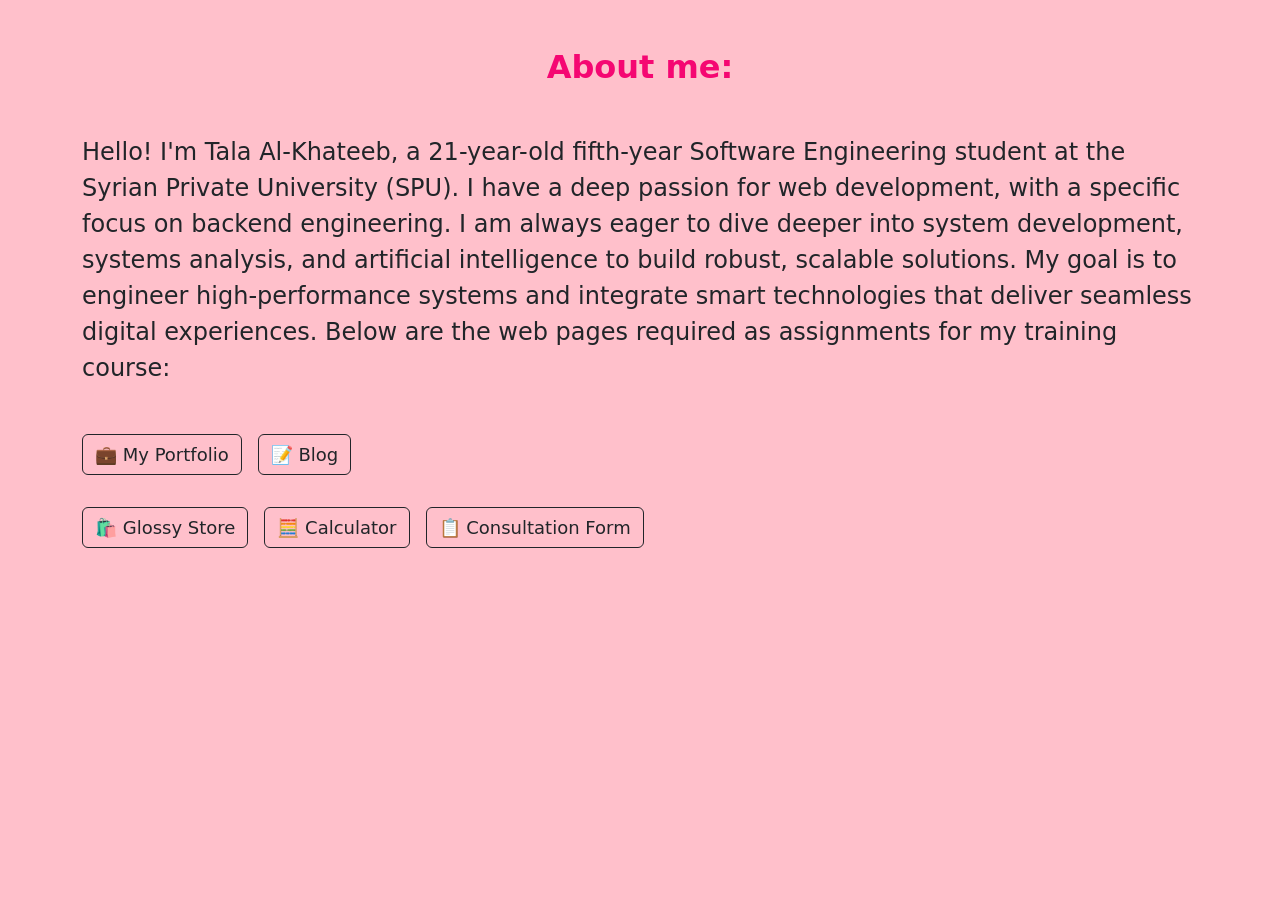
<file: index.html>
<!DOCTYPE html>
<html lang="en">
<head>
    <meta charset="UTF-8">
    <meta name="viewport" content="width=device-width, initial-scale=1.0">
    <title>Home page </title>
    <link href="style.css?v=2" rel="stylesheet">
   <link href="https://cdn.jsdelivr.net/npm/bootstrap@5.3.8/dist/css/bootstrap.min.css" rel="stylesheet" integrity="sha384-sRIl4kxILFvY47J16cr9ZwB07vP4J8+LH7qKQnuqkuIAvNWLzeN8tE5YBujZqJLB" crossorigin="anonymous">
</head>
<body>
<div class="container my-5">
    <h2 class="fw-bold mb-3">About me:</h2>
    
    <p class="lead text-dark my-5 fs-4">
     Hello! I'm Tala Al-Khateeb, a 21-year-old fifth-year Software Engineering student at the Syrian Private University (SPU). I have a deep passion for web development, with a specific focus on backend engineering. I am always eager to dive deeper into system development, systems analysis, and artificial intelligence to build robust, scalable solutions. My goal is to engineer high-performance systems and integrate smart technologies that deliver seamless digital experiences.
 Below are the web pages required as assignments for my training course:
</p>

    <div class="row g-3 justifiy-content-center text-center ">
       
        <div class="col-12 col-sm-6 col-lg-auto">
            <a href="portfolio.html" class="btn btn-outline-dark w-100 text-start">💼 My Portfolio</a>
        </div>
    
        <div class="col-12 col-sm-6 col-lg-auto">
            <a href="blog.html" class="btn btn-outline-dark w-100 text-start">📝 Blog</a>
        </div>
    </div>
     <div class="row g-3 justifiy-content-center text-center my-3 ">
        <div class="col-12 col-sm-6 col-lg-auto">
            <a href="Glossystore.html" class="btn btn-outline-dark w-100 text-start">🛍️ Glossy Store</a>
        </div>

        <div class="col-12 col-sm-6 col-lg-auto">
            <a href="calculator.html" class="btn btn-outline-dark w-100 text-start">🧮 Calculator</a>
        </div>
        
        <div class="col-12 col-sm-6 col-lg-auto">
            <a href="consultationform.html" class="btn btn-outline-dark w-100 text-start">📋 Consultation Form</a>
        </div>
    </div>


    <script src="https://cdn.jsdelivr.net/npm/bootstrap@5.3.8/dist/js/bootstrap.bundle.min.js" integrity="sha384-FKyoEForCGlyvwx9Hj09JcYn3nv7wiPVlz7YYwJrWVcXK/BmnVDxM+D2scQbITxI" crossorigin="anonymous"></script>
</body>

</html>
</file>
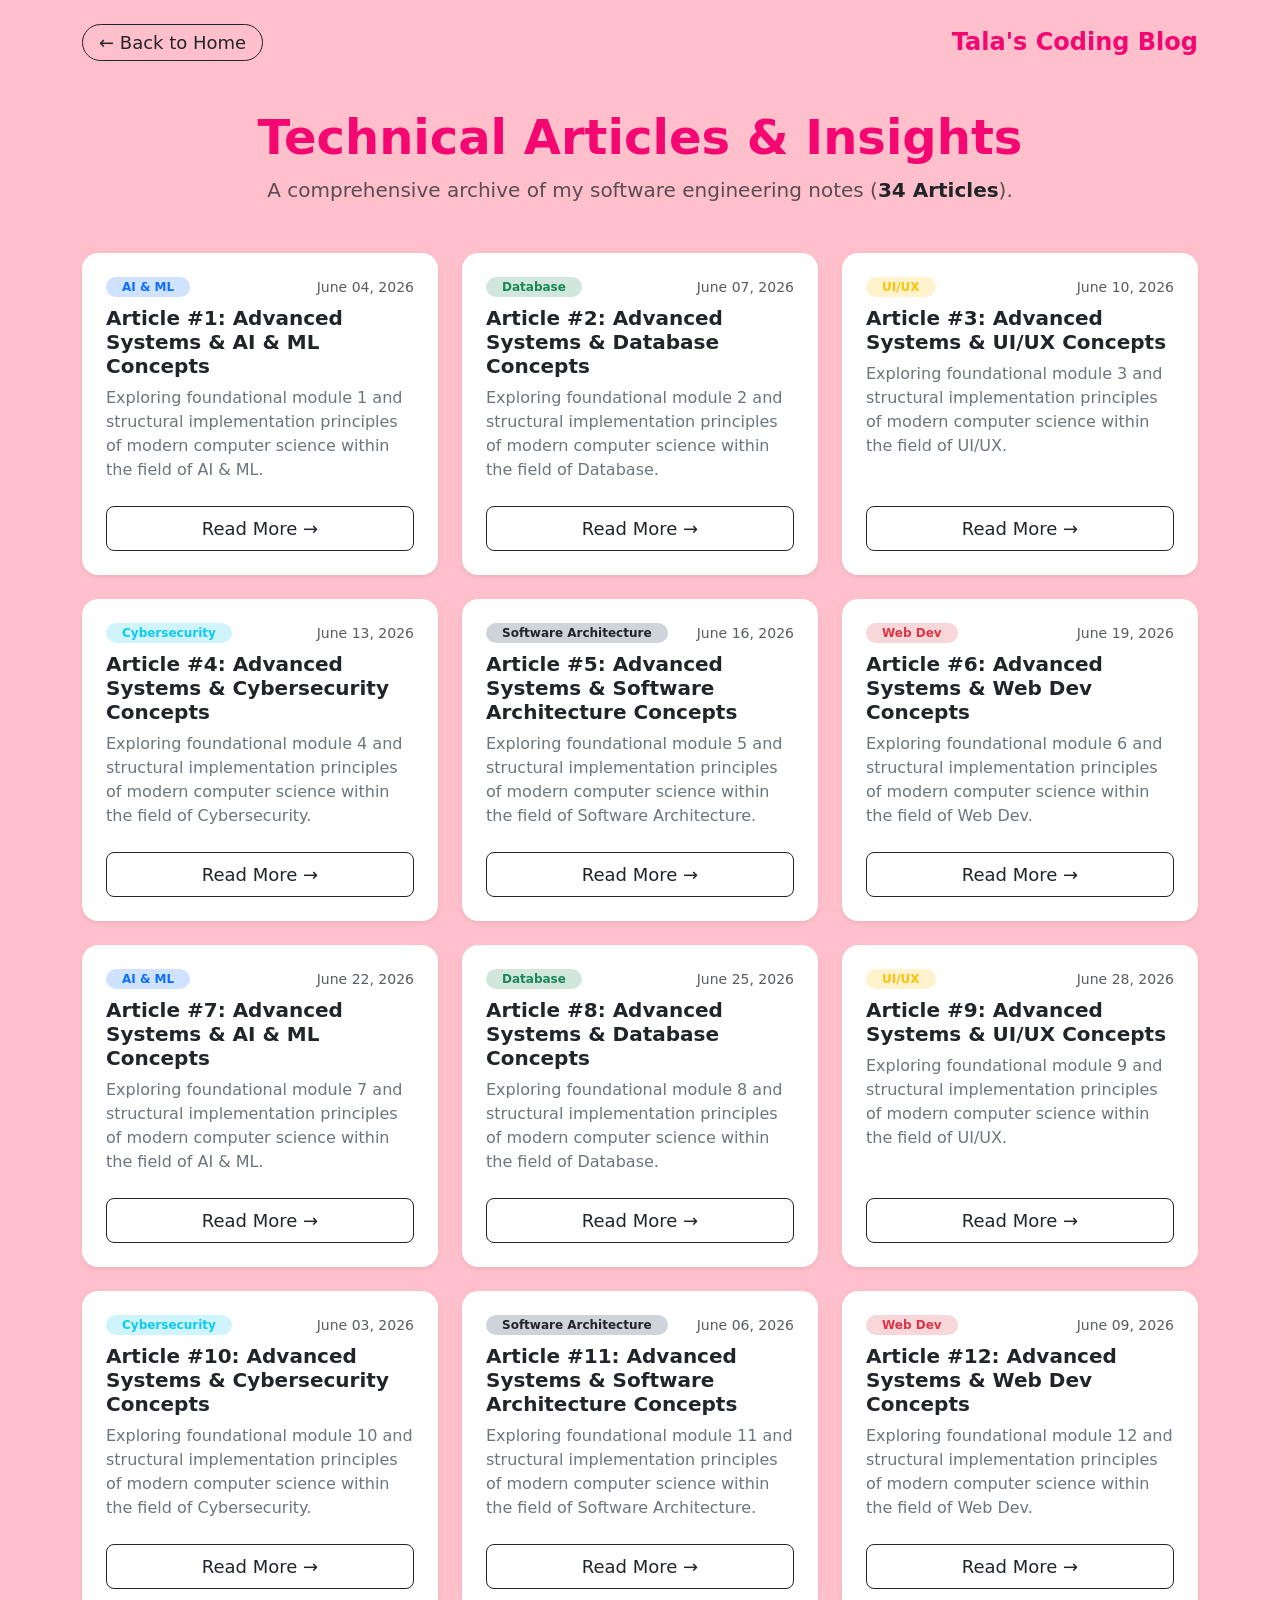
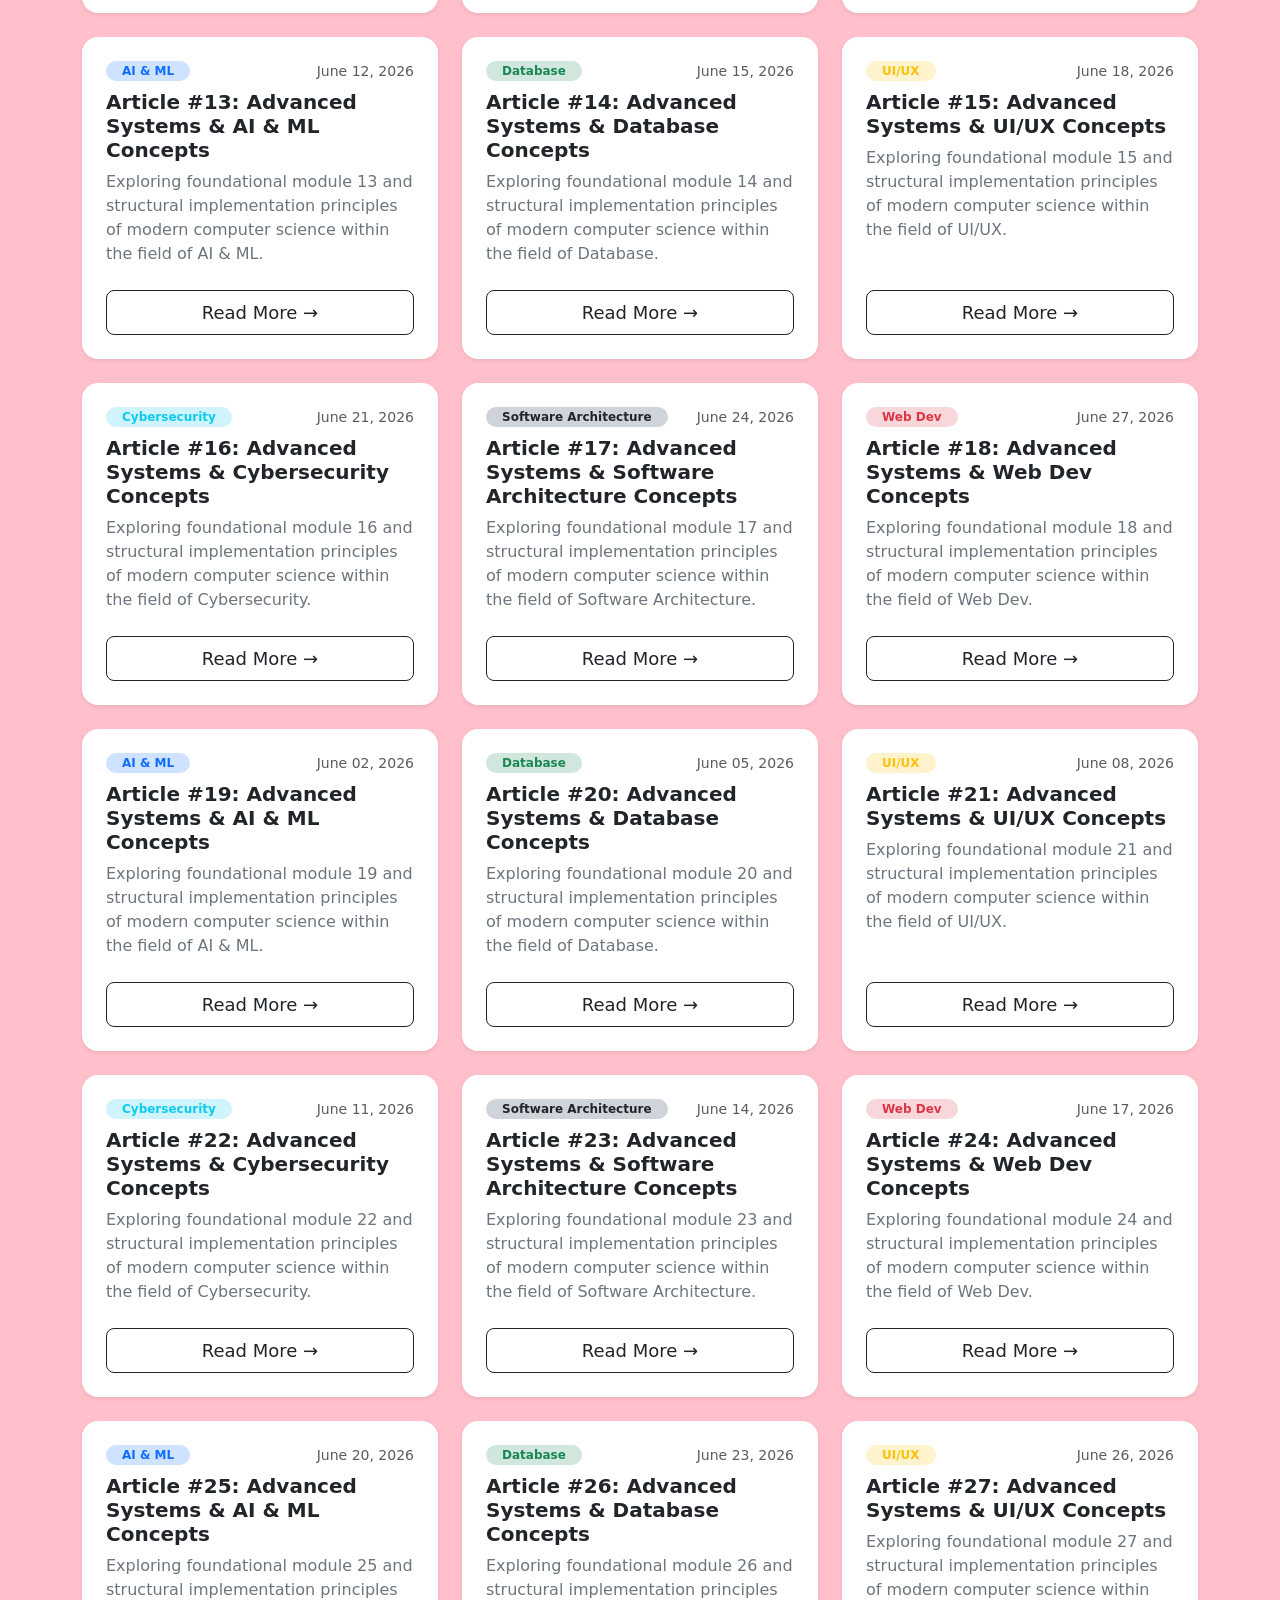
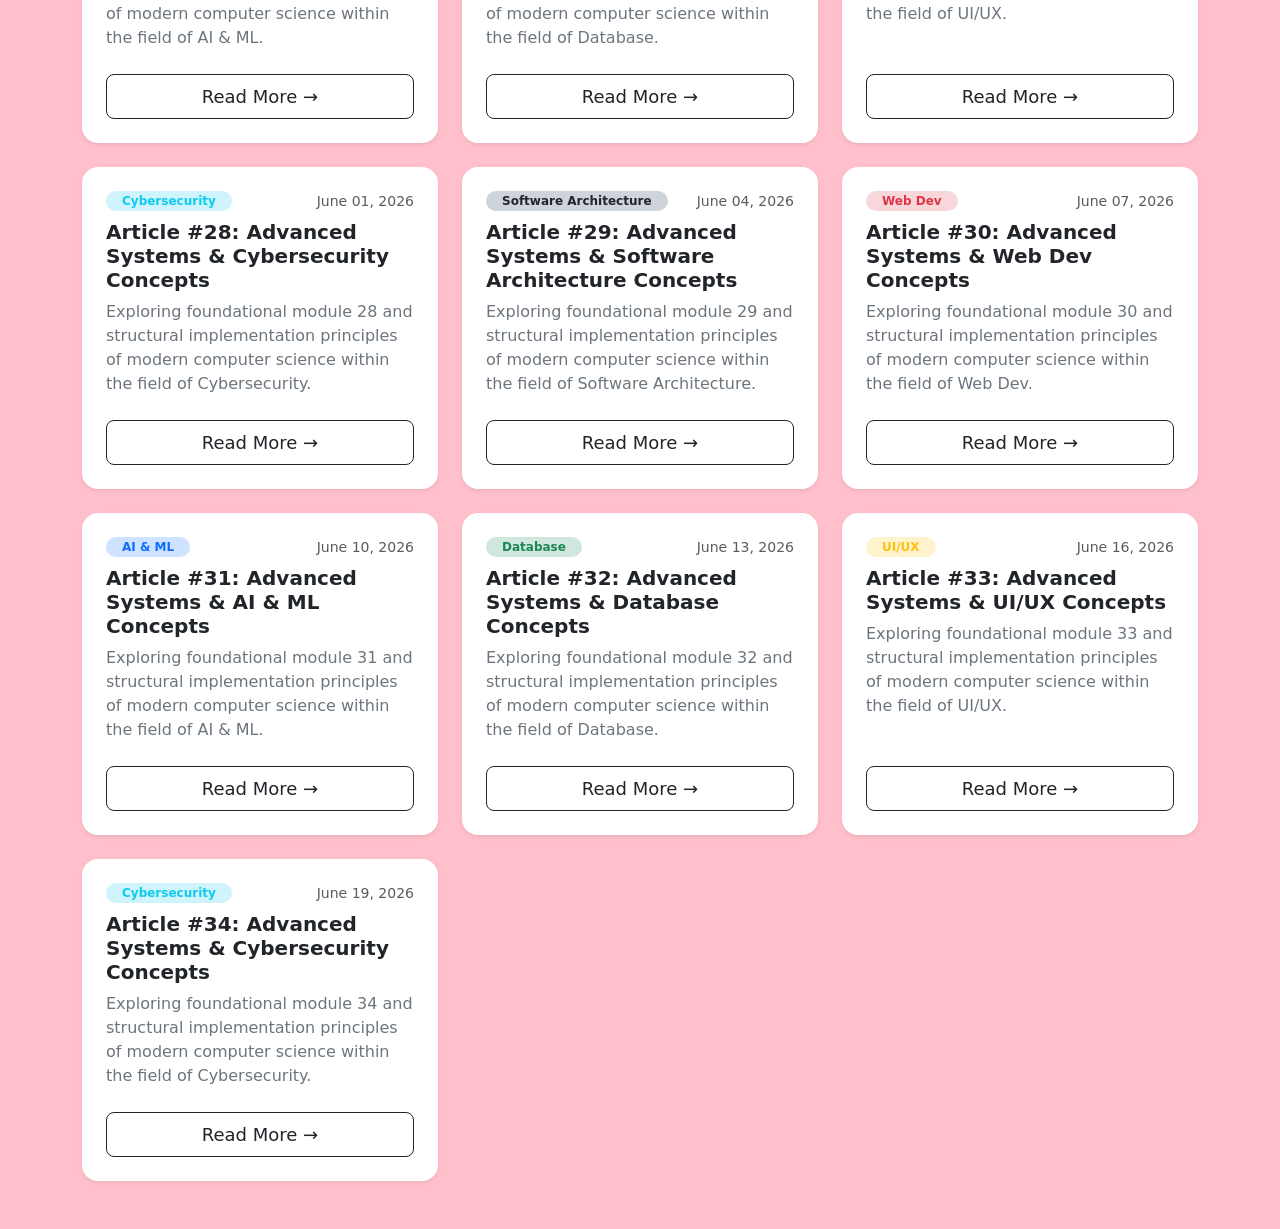
<file: blog.html>
<!DOCTYPE html>
<html lang="en">
<head>
    <meta charset="UTF-8">
    <meta name="viewport" content="width=device-width, initial-scale=1.0">
    <title>Blog</title>
    <link href="style.css" rel="stylesheet">
    <link href="https://cdn.jsdelivr.net/npm/bootstrap@5.3.8/dist/css/bootstrap.min.css" rel="stylesheet" integrity="sha384-sRIl4kxILFvY47J16cr9ZwB07vP4J8+LH7qKQnuqkuIAvNWLzeN8tE5YBujZqJLB" crossorigin="anonymous">

</head>
<body >

    <div class="container my-4 d-flex justify-content-between align-items-center">
        <a href="index.html" class="btn btn-sm btn-outline-dark rounded-pill px-3">← Back to Home</a>
        <h4 class="fw-bold m-0" style="color: rgb(245, 7, 114);">Tala's Coding Blog</h4>
    </div>

    <div class="container mb-5">
        <div class="text-center my-5">
            <h1 class="display-5 fw-bold mb-2 ">Technical Articles & Insights</h1>
            <p class="text-muted lead">A comprehensive archive of my software engineering notes (<span class="fw-bold text-dark">34 Articles</span>).</p>
        </div>

        <div class="row g-4" id="blogContainer">
        </div>
    </div>

    <div class="modal fade" id="blogModal" tabindex="-1" aria-labelledby="blogModalLabel" aria-hidden="true">
        <div class="modal-dialog modal-dialog-centered">
            <div class="modal-content rounded-4 border-0 shadow">
                <div class="modal-header border-0 pt-4 px-4">
                    <h5 class="modal-title fw-bold fs-4 text-dark" id="blogModalTitle">Article Title</h5>
                    <button type="button" class="btn-close" data-bs-dismiss="modal" aria-label="Close"></button>
                </div>
                <div class="modal-body px-4 pb-4">
                    <p id="blogModalContent" class="text-secondary lh-lg fs-6"></p>
                </div>
                <div class="modal-footer border-0 px-4 pb-4">
                    <button type="button" class="btn text-white w-100 rounded-3 py-2" data-bs-dismiss="modal" style="background-color: rgb(245, 7, 114);">Done Reading</button>
                </div>
            </div>
        </div>
    </div>

    <script>
        const categories = ["Web Dev", "AI & ML", "Database", "UI/UX", "Cybersecurity", "Software Architecture"];
        const badgesColors = ["danger", "primary", "success", "warning", "info", "dark"];

        const container = document.getElementById('blogContainer');

        for (let i = 1; i <= 34; i++) {
            const catIndex = i % categories.length;
            const category = categories[catIndex];
            const color = badgesColors[catIndex];
            
            const day = String((i * 3) % 28 + 1).padStart(2, '0');
            const dateStr = `June ${day}, 2026`;
            
            const title = `Article #${i}: Advanced Systems & ${category} Concepts`;
            const shortDesc = `Exploring foundational module ${i} and structural implementation principles of modern computer science within the field of ${category}.`;
            const fullContent = `This is the full comprehensive text for article number ${i} specialized in ${category}. Engineering scalable systems requires core execution cycles, systematic database normalizations, and regular performance analysis. In this detailed review, we deep-dive into how architectural frameworks optimize latency and enhance data verification workflows under continuous integration environments.`;

            const cardHTML = `
                <div class="col-12 col-md-6 col-xl-4">
                    <div class="card h-100 shadow-sm border-0 rounded-4 p-2">
                        <div class="card-body d-flex flex-column justify-content-between">
                            <div>
                                <div class="d-flex justify-content-between align-items-center mb-2">
                                    <span class="badge bg-${color}-subtle text-${color} rounded-pill px-3 fs-7">${category}</span>
                                    <small class="text-muted">${dateStr}</small>
                                </div>
                                <h5 class="card-title fw-bold text-dark mt-2">${title}</h5>
                                <p class="card-text text-secondary fs-7 mt-2">${shortDesc}</p>
                            </div>
                            <button class="btn btn-outline-dark btn-sm w-100 mt-4 rounded-3 py-2 read-more-btn" 
                                    data-title="${title}" 
                                    data-content="${fullContent}">
                                Read More →
                            </button>
                        </div>
                    </div>
                </div>
            `;
            
            container.innerHTML += cardHTML;
        }

        const blogModalElement = document.getElementById('blogModal');
        const bootstrapModal = new bootstrap.Modal(blogModalElement);
        const modalTitle = document.getElementById('blogModalTitle');
        const modalContent = document.getElementById('blogModalContent');

        container.addEventListener('click', function(e) {
            const button = e.target.closest('.read-more-btn');
            if (button) {
                const titleText = button.getAttribute('data-title');
                const contentText = button.getAttribute('data-content');

                modalTitle.innerText = titleText;
                modalContent.innerText = contentText;

                bootstrapModal.show();
            }
        });
    </script>

    <script src="https://cdn.jsdelivr.net/npm/bootstrap@5.3.8/dist/js/bootstrap.bundle.min.js" integrity="sha384-FKyoEForCGlyvwx9Hj09JcYn3nv7wiPVlz7YYwJrWVcXK/BmnVDxM+D2scQbITxI" crossorigin="anonymous"></script>
</body>
</html>
</file>
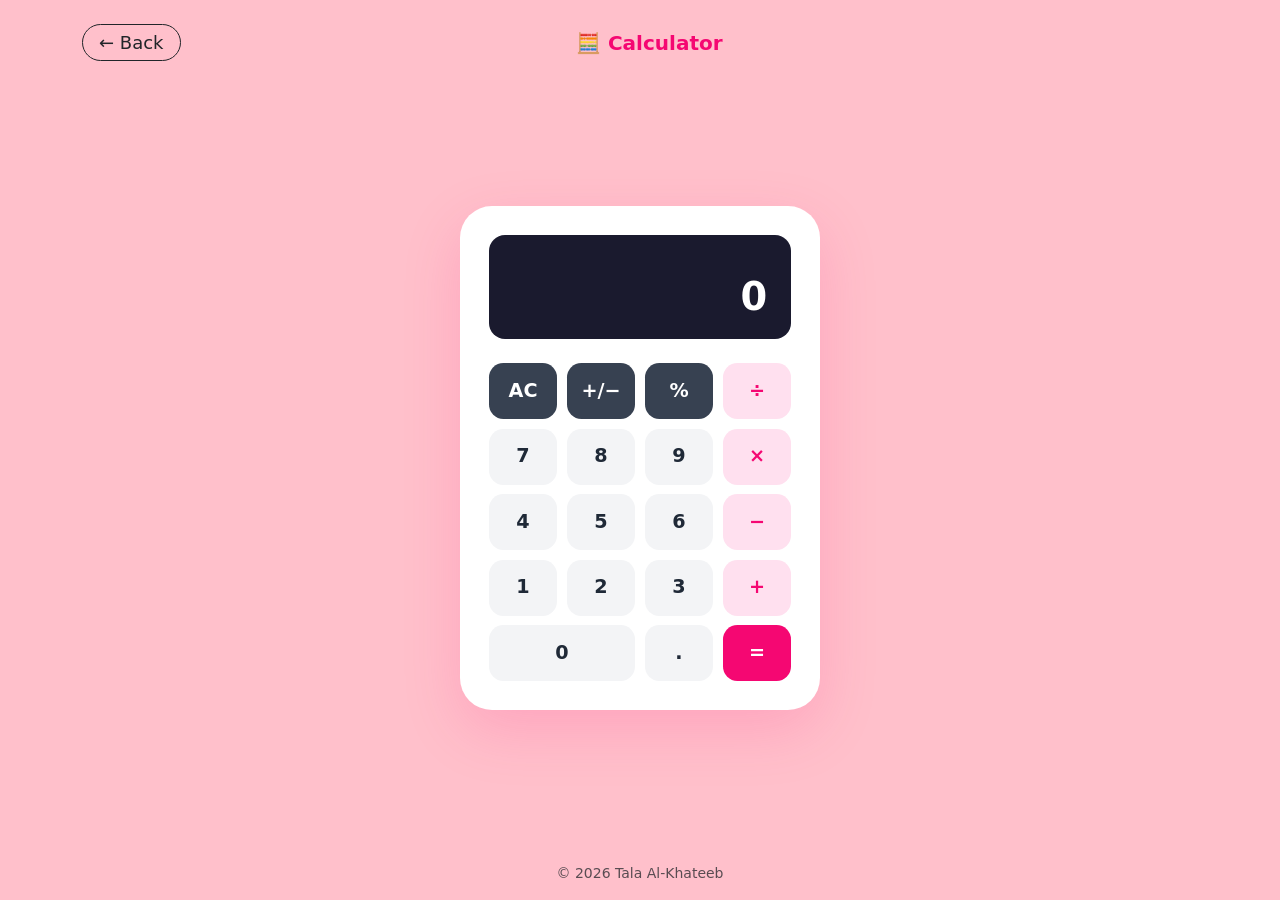
<file: calculator.html>
<!DOCTYPE html>
<html lang="en">
<head>
    <meta charset="UTF-8">
    <meta name="viewport" content="width=device-width, initial-scale=1.0">
    <title>Calculator</title>
    <link href="style.css" rel="stylesheet">
    <link href="https://cdn.jsdelivr.net/npm/bootstrap@5.3.8/dist/css/bootstrap.min.css" rel="stylesheet" integrity="sha384-sRIl4kxILFvY47J16cr9ZwB07vP4J8+LH7qKQnuqkuIAvNWLzeN8tE5YBujZqJLB" crossorigin="anonymous">
    <style>
        body { background-color: #fff5f8; min-height: 100vh; display: flex; flex-direction: column; }
        .calc-wrapper { flex: 1; display: flex; align-items: center; justify-content: center; padding: 2rem 1rem; }
        .calculator { background: white; border-radius: 2rem; box-shadow: 0 20px 60px rgba(245,7,114,0.15); padding: 1.8rem; width: 100%; max-width: 360px; }
        .display { background: #1a1a2e; border-radius: 1rem; padding: 1.2rem 1.5rem; margin-bottom: 1.5rem; min-height: 90px; display: flex; flex-direction: column; align-items: flex-end; justify-content: flex-end; }
        #expression { color: #9ca3af; font-size: 0.85rem; min-height: 20px; word-break: break-all; }
        #display { color: white; font-size: 2.4rem; font-weight: 700; word-break: break-all; line-height: 1.2; }
        .btn-calc { border-radius: 0.9rem; font-size: 1.2rem; font-weight: 600; padding: 0.85rem; border: none; transition: transform 0.1s, box-shadow 0.1s; }
        .btn-calc:active { transform: scale(0.94); }
        .btn-num { background: #f3f4f6; color: #1f2937; }
        .btn-num:hover { background: #e5e7eb; }
        .btn-op { background: #ffe0ef; color: rgb(245,7,114); }
        .btn-op:hover { background: #ffc0d8; }
        .btn-eq { background: rgb(245,7,114); color: white; }
        .btn-eq:hover { background: #c0005a; }
        .btn-clear { background: #374151; color: white; }
        .btn-clear:hover { background: #1f2937; }
        .btn-zero { grid-column: span 2; }
        .calc-grid { display: grid; grid-template-columns: repeat(4, 1fr); gap: 0.6rem; }
    </style>
</head>
<body>

<div class="container pt-4 pb-2">
    <div class="d-flex justify-content-between align-items-center">
        <a href="index.html" class="btn btn-sm btn-outline-dark rounded-pill px-3">← Back</a>
        <h5 class="fw-bold m-0" style="color:rgb(245,7,114)">🧮 Calculator</h5>
        <div style="width:80px"></div>
    </div>
</div>

<main class="calc-wrapper">
    <div class="calculator">
        <div class="display">
            <div id="expression"></div>
            <div id="display">0</div>
        </div>
        <div class="calc-grid">
            <button class="btn-calc btn-clear" id="btnClear">AC</button>
            <button class="btn-calc btn-clear" id="btnToggle">+/−</button>
            <button class="btn-calc btn-clear" id="btnPercent">%</button>
            <button class="btn-calc btn-op" data-op="/">÷</button>

            <button class="btn-calc btn-num" data-num="7">7</button>
            <button class="btn-calc btn-num" data-num="8">8</button>
            <button class="btn-calc btn-num" data-num="9">9</button>
            <button class="btn-calc btn-op" data-op="*">×</button>

            <button class="btn-calc btn-num" data-num="4">4</button>
            <button class="btn-calc btn-num" data-num="5">5</button>
            <button class="btn-calc btn-num" data-num="6">6</button>
            <button class="btn-calc btn-op" data-op="-">−</button>

            <button class="btn-calc btn-num" data-num="1">1</button>
            <button class="btn-calc btn-num" data-num="2">2</button>
            <button class="btn-calc btn-num" data-num="3">3</button>
            <button class="btn-calc btn-op" data-op="+">+</button>

            <button class="btn-calc btn-num btn-zero" data-num="0">0</button>
            <button class="btn-calc btn-num" data-num=".">.</button>
            <button class="btn-calc btn-eq" id="btnEquals">=</button>
        </div>
    </div>
</main>

<footer class="text-center py-3 text-muted small">
    &copy; 2026 Tala Al-Khateeb
</footer>

<script src="https://cdn.jsdelivr.net/npm/bootstrap@5.3.8/dist/js/bootstrap.bundle.min.js" integrity="sha384-FKyoEForCGlyvwx9Hj09JcYn3nv7wiPVlz7YYwJrWVcXK/BmnVDxM+D2scQbITxI" crossorigin="anonymous"></script>
<script>
    const display = document.getElementById('display');
    const expression = document.getElementById('expression');

    let currentVal = '0';
    let prevVal = null;
    let operator = null;
    let shouldReset = false;
    let exprStr = '';

    function updateDisplay(val) {
        // Format large numbers nicely
        let num = parseFloat(val);
        if (!isNaN(num) && val.toString().length > 10) {
            display.textContent = num.toPrecision(8);
        } else {
            display.textContent = val;
        }
    }

    // Number buttons
    document.querySelectorAll('[data-num]').forEach(btn => {
        btn.addEventListener('click', function () {
            const digit = this.dataset.num;
            if (shouldReset) { currentVal = ''; shouldReset = false; }
            if (digit === '.' && currentVal.includes('.')) return;
            if (currentVal === '0' && digit !== '.') currentVal = digit;
            else currentVal += digit;
            updateDisplay(currentVal);
        });
    });

    // Operator buttons
    document.querySelectorAll('[data-op]').forEach(btn => {
        btn.addEventListener('click', function () {
            const op = this.dataset.op;
            const opSymbols = { '+': '+', '-': '−', '*': '×', '/': '÷' };
            if (prevVal !== null && !shouldReset) calculate();
            prevVal = currentVal;
            operator = op;
            exprStr = `${currentVal} ${opSymbols[op]}`;
            expression.textContent = exprStr;
            shouldReset = true;
        });
    });

    function calculate() {
        if (prevVal === null || operator === null) return;
        const a = parseFloat(prevVal);
        const b = parseFloat(currentVal);
        let result;
        const opSymbols = { '+': '+', '-': '−', '*': '×', '/': '÷' };
        expression.textContent = `${prevVal} ${opSymbols[operator]} ${currentVal} =`;
        switch (operator) {
            case '+': result = a + b; break;
            case '-': result = a - b; break;
            case '*': result = a * b; break;
            case '/': result = b === 0 ? 'Error' : a / b; break;
        }
        currentVal = result === 'Error' ? 'Error' : String(parseFloat(result.toFixed(10)));
        updateDisplay(currentVal);
        prevVal = null;
        operator = null;
        shouldReset = true;
    }

    document.getElementById('btnEquals').addEventListener('click', calculate);

    document.getElementById('btnClear').addEventListener('click', () => {
        currentVal = '0'; prevVal = null; operator = null; shouldReset = false; exprStr = '';
        display.textContent = '0'; expression.textContent = '';
    });

    document.getElementById('btnToggle').addEventListener('click', () => {
        currentVal = String(parseFloat(currentVal) * -1);
        updateDisplay(currentVal);
    });

    document.getElementById('btnPercent').addEventListener('click', () => {
        currentVal = String(parseFloat(currentVal) / 100);
        updateDisplay(currentVal);
    });

    // Keyboard support
    document.addEventListener('keydown', e => {
        if (e.key >= '0' && e.key <= '9') document.querySelector(`[data-num="${e.key}"]`)?.click();
        else if (e.key === '.') document.querySelector('[data-num="."]')?.click();
        else if (['+', '-', '*', '/'].includes(e.key)) document.querySelector(`[data-op="${e.key}"]`)?.click();
        else if (e.key === 'Enter' || e.key === '=') document.getElementById('btnEquals').click();
        else if (e.key === 'Escape') document.getElementById('btnClear').click();
        else if (e.key === '%') document.getElementById('btnPercent').click();
    });
</script>
</body>
</html>
</file>
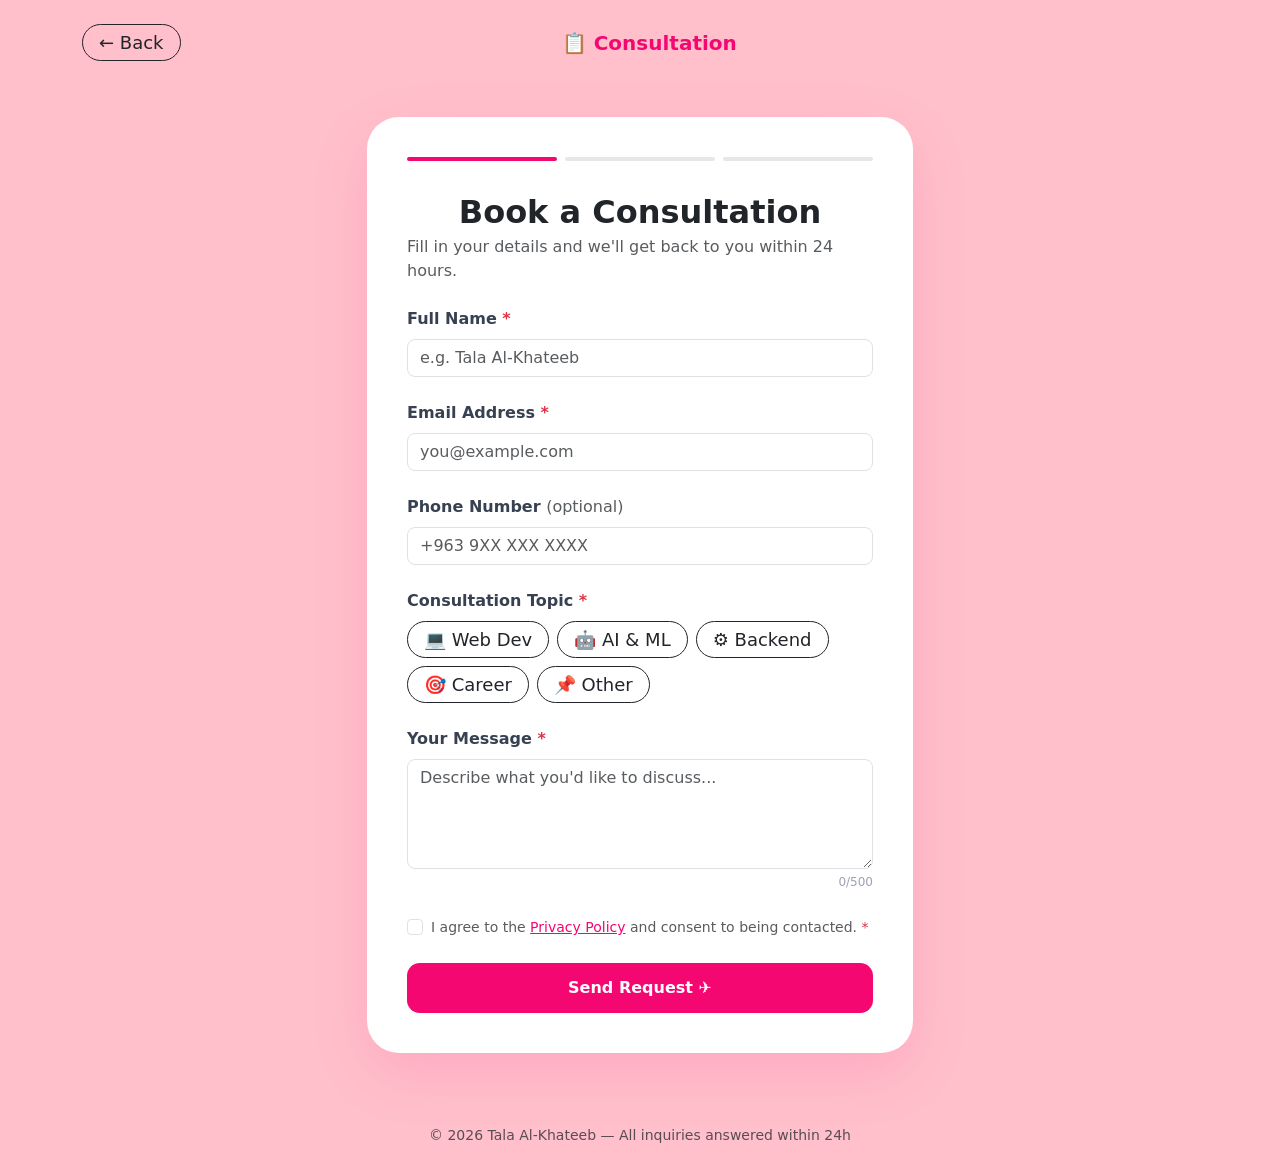
<file: consultationform.html>
<!DOCTYPE html>
<html lang="en">
<head>
    <meta charset="UTF-8">
    <meta name="viewport" content="width=device-width, initial-scale=1.0">
    <title>Consultation Form</title>
    <link href="style.css" rel="stylesheet">
    <link href="https://cdn.jsdelivr.net/npm/bootstrap@5.3.8/dist/css/bootstrap.min.css" rel="stylesheet" integrity="sha384-sRIl4kxILFvY47J16cr9ZwB07vP4J8+LH7qKQnuqkuIAvNWLzeN8tE5YBujZqJLB" crossorigin="anonymous">
    <style>
        body { background-color: #fff5f8; min-height: 100vh; }
        .form-card { background: white; border-radius: 2rem; box-shadow: 0 20px 60px rgba(245,7,114,0.12); padding: 2.5rem; }
        .form-label { font-weight: 600; color: #374151; }
        .form-control:focus, .form-select:focus {
            border-color: rgb(245,7,114);
            box-shadow: 0 0 0 0.2rem rgba(245,7,114,0.2);
        }
        .btn-submit { background: rgb(245,7,114); color: white; border: none; border-radius: 0.8rem; padding: 0.8rem 2rem; font-weight: 600; font-size: 1rem; transition: background 0.2s; }
        .btn-submit:hover { background: #c0005a; color: white; }
        .field-error { border-color: #ef4444 !important; }
        .error-msg { color: #ef4444; font-size: 0.8rem; margin-top: 0.25rem; display: none; }
        .error-msg.visible { display: block; }
        .step-indicator { display: flex; gap: 0.5rem; margin-bottom: 2rem; }
        .step { flex: 1; height: 4px; border-radius: 2px; background: #e5e7eb; transition: background 0.3s; }
        .step.done { background: rgb(245,7,114); }
        #successMsg { display: none; }
        .char-count { font-size: 0.75rem; color: #9ca3af; text-align: right; }
        .topic-chip { cursor: pointer; user-select: none; }
        .topic-chip input:checked + label { background: rgb(245,7,114) !important; color: white !important; border-color: rgb(245,7,114) !important; }
    </style>
</head>
<body>

<div class="container pt-4 pb-2">
    <div class="d-flex justify-content-between align-items-center">
        <a href="index.html" class="btn btn-sm btn-outline-dark rounded-pill px-3">← Back</a>
        <h5 class="fw-bold m-0" style="color:rgb(245,7,114)">📋 Consultation</h5>
        <div style="width:80px"></div>
    </div>
</div>

<main class="container py-5">
    <div class="row justify-content-center">
        <div class="col-12 col-md-8 col-lg-6">

            <!-- Form Card -->
            <div class="form-card" id="formCard">
                <div class="step-indicator">
                    <div class="step done" id="step1"></div>
                    <div class="step" id="step2"></div>
                    <div class="step" id="step3"></div>
                </div>

                <h2 class="fw-bold text-dark mb-1">Book a Consultation</h2>
                <p class="text-muted mb-4">Fill in your details and we'll get back to you within 24 hours.</p>

                <!-- Name -->
                <div class="mb-4">
                    <label class="form-label" for="fullName">Full Name <span class="text-danger">*</span></label>
                    <input type="text" class="form-control rounded-3" id="fullName" placeholder="e.g. Tala Al-Khateeb">
                    <div class="error-msg" id="nameError">Please enter your full name (at least 2 characters).</div>
                </div>

                <!-- Email -->
                <div class="mb-4">
                    <label class="form-label" for="email">Email Address <span class="text-danger">*</span></label>
                    <input type="email" class="form-control rounded-3" id="email" placeholder="you@example.com">
                    <div class="error-msg" id="emailError">Please enter a valid email address.</div>
                </div>

                <!-- Phone -->
                <div class="mb-4">
                    <label class="form-label" for="phone">Phone Number <span class="text-muted fw-normal">(optional)</span></label>
                    <input type="tel" class="form-control rounded-3" id="phone" placeholder="+963 9XX XXX XXXX">
                    <div class="error-msg" id="phoneError">Please enter a valid phone number.</div>
                </div>

                <!-- Topic -->
                <div class="mb-4">
                    <label class="form-label d-block">Consultation Topic <span class="text-danger">*</span></label>
                    <div class="d-flex flex-wrap gap-2">
                        <div class="topic-chip">
                            <input type="radio" name="topic" id="t1" value="Web Development" class="d-none">
                            <label for="t1" class="btn btn-outline-dark btn-sm rounded-pill px-3">💻 Web Dev</label>
                        </div>
                        <div class="topic-chip">
                            <input type="radio" name="topic" id="t2" value="AI & Machine Learning" class="d-none">
                            <label for="t2" class="btn btn-outline-dark btn-sm rounded-pill px-3">🤖 AI & ML</label>
                        </div>
                        <div class="topic-chip">
                            <input type="radio" name="topic" id="t3" value="Backend Systems" class="d-none">
                            <label for="t3" class="btn btn-outline-dark btn-sm rounded-pill px-3">⚙️ Backend</label>
                        </div>
                        <div class="topic-chip">
                            <input type="radio" name="topic" id="t4" value="Career Guidance" class="d-none">
                            <label for="t4" class="btn btn-outline-dark btn-sm rounded-pill px-3">🎯 Career</label>
                        </div>
                        <div class="topic-chip">
                            <input type="radio" name="topic" id="t5" value="Other" class="d-none">
                            <label for="t5" class="btn btn-outline-dark btn-sm rounded-pill px-3">📌 Other</label>
                        </div>
                    </div>
                    <div class="error-msg" id="topicError">Please select a consultation topic.</div>
                </div>

                <!-- Message -->
                <div class="mb-4">
                    <label class="form-label" for="message">Your Message <span class="text-danger">*</span></label>
                    <textarea class="form-control rounded-3" id="message" rows="4" placeholder="Describe what you'd like to discuss..." maxlength="500"></textarea>
                    <div class="d-flex justify-content-between align-items-center mt-1">
                        <div class="error-msg" id="msgError" style="display:none">Message must be at least 20 characters.</div>
                        <div class="char-count ms-auto"><span id="charCount">0</span>/500</div>
                    </div>
                </div>

                <!-- Privacy -->
                <div class="mb-4 form-check">
                    <input type="checkbox" class="form-check-input" id="privacy">
                    <label class="form-check-label text-muted small" for="privacy">
                        I agree to the <a href="#" style="color:rgb(245,7,114)">Privacy Policy</a> and consent to being contacted. <span class="text-danger">*</span>
                    </label>
                    <div class="error-msg" id="privacyError">You must agree to the privacy policy.</div>
                </div>

                <button class="btn-submit w-100" id="submitBtn">Send Request ✈️</button>
            </div>

            <!-- Success Message -->
            <div class="form-card text-center" id="successMsg">
                <div style="font-size:4rem">🎉</div>
                <h2 class="fw-bold text-dark mt-3">Request Sent!</h2>
                <p class="text-muted mt-2">Thank you, <strong id="successName"></strong>! We've received your consultation request and will contact you at <strong id="successEmail"></strong> within 24 hours.</p>
                <div class="bg-light rounded-3 p-3 my-4 text-start">
                    <small class="text-muted">Topic: <strong id="successTopic"></strong></small>
                </div>
                <button class="btn-submit px-5" id="resetBtn">Submit Another →</button>
            </div>

        </div>
    </div>
</main>

<footer class="text-center py-4 text-muted small">
    &copy; 2026 Tala Al-Khateeb — All inquiries answered within 24h
</footer>

<script src="https://cdn.jsdelivr.net/npm/bootstrap@5.3.8/dist/js/bootstrap.bundle.min.js" integrity="sha384-FKyoEForCGlyvwx9Hj09JcYn3nv7wiPVlz7YYwJrWVcXK/BmnVDxM+D2scQbITxI" crossorigin="anonymous"></script>
<script>
    // --- Char counter ---
    const messageEl = document.getElementById('message');
    const charCount = document.getElementById('charCount');
    messageEl.addEventListener('input', () => {
        charCount.textContent = messageEl.value.length;
        // Update step indicator based on filled fields
        updateSteps();
    });

    // --- Step indicator ---
    function updateSteps() {
        const name = document.getElementById('fullName').value.trim();
        const email = document.getElementById('email').value.trim();
        const msg = messageEl.value.trim();
        document.getElementById('step1').classList.toggle('done', name.length >= 2);
        document.getElementById('step2').classList.toggle('done', /^[^\s@]+@[^\s@]+\.[^\s@]+$/.test(email));
        document.getElementById('step3').classList.toggle('done', msg.length >= 20);
    }
    ['fullName','email'].forEach(id => {
        document.getElementById(id).addEventListener('input', updateSteps);
    });

    // --- Validation helpers ---
    function showError(fieldId, errorId, show) {
        const field = document.getElementById(fieldId);
        const err = document.getElementById(errorId);
        if (show) { field?.classList.add('field-error'); err.classList.add('visible'); }
        else { field?.classList.remove('field-error'); err.classList.remove('visible'); }
    }

    // --- Submit ---
    document.getElementById('submitBtn').addEventListener('click', () => {
        let valid = true;

        const name = document.getElementById('fullName').value.trim();
        const email = document.getElementById('email').value.trim();
        const phone = document.getElementById('phone').value.trim();
        const topic = document.querySelector('input[name="topic"]:checked');
        const msg = messageEl.value.trim();
        const privacy = document.getElementById('privacy').checked;

        // Name
        const nameOk = name.length >= 2;
        showError('fullName', 'nameError', !nameOk);
        if (!nameOk) valid = false;

        // Email
        const emailOk = /^[^\s@]+@[^\s@]+\.[^\s@]+$/.test(email);
        showError('email', 'emailError', !emailOk);
        if (!emailOk) valid = false;

        // Phone (optional but must be valid if filled)
        if (phone.length > 0) {
            const phoneOk = /^[+\d\s\-()]{7,15}$/.test(phone);
            showError('phone', 'phoneError', !phoneOk);
            if (!phoneOk) valid = false;
        } else {
            showError('phone', 'phoneError', false);
        }

        // Topic
        const topicErr = document.getElementById('topicError');
        if (!topic) { topicErr.classList.add('visible'); valid = false; }
        else topicErr.classList.remove('visible');

        // Message
        const msgOk = msg.length >= 20;
        const msgErr = document.getElementById('msgError');
        if (!msgOk) { messageEl.classList.add('field-error'); msgErr.style.display = 'block'; valid = false; }
        else { messageEl.classList.remove('field-error'); msgErr.style.display = 'none'; }

        // Privacy
        const privErr = document.getElementById('privacyError');
        if (!privacy) { privErr.classList.add('visible'); valid = false; }
        else privErr.classList.remove('visible');

        if (!valid) return;

        // Show success
        document.getElementById('successName').textContent = name;
        document.getElementById('successEmail').textContent = email;
        document.getElementById('successTopic').textContent = topic.value;
        document.getElementById('formCard').style.display = 'none';
        document.getElementById('successMsg').style.display = 'block';
    });

    // --- Reset ---
    document.getElementById('resetBtn').addEventListener('click', () => {
        document.getElementById('fullName').value = '';
        document.getElementById('email').value = '';
        document.getElementById('phone').value = '';
        document.querySelectorAll('input[name="topic"]').forEach(r => r.checked = false);
        messageEl.value = '';
        document.getElementById('privacy').checked = false;
        charCount.textContent = '0';
        document.querySelectorAll('.field-error').forEach(el => el.classList.remove('field-error'));
        document.querySelectorAll('.error-msg').forEach(el => { el.classList.remove('visible'); el.style.display = ''; });
        ['step1','step2','step3'].forEach((id,i) => {
            document.getElementById(id).classList.toggle('done', i === 0);
        });
        document.getElementById('formCard').style.display = 'block';
        document.getElementById('successMsg').style.display = 'none';
    });
</script>
</body>
</html>
</file>
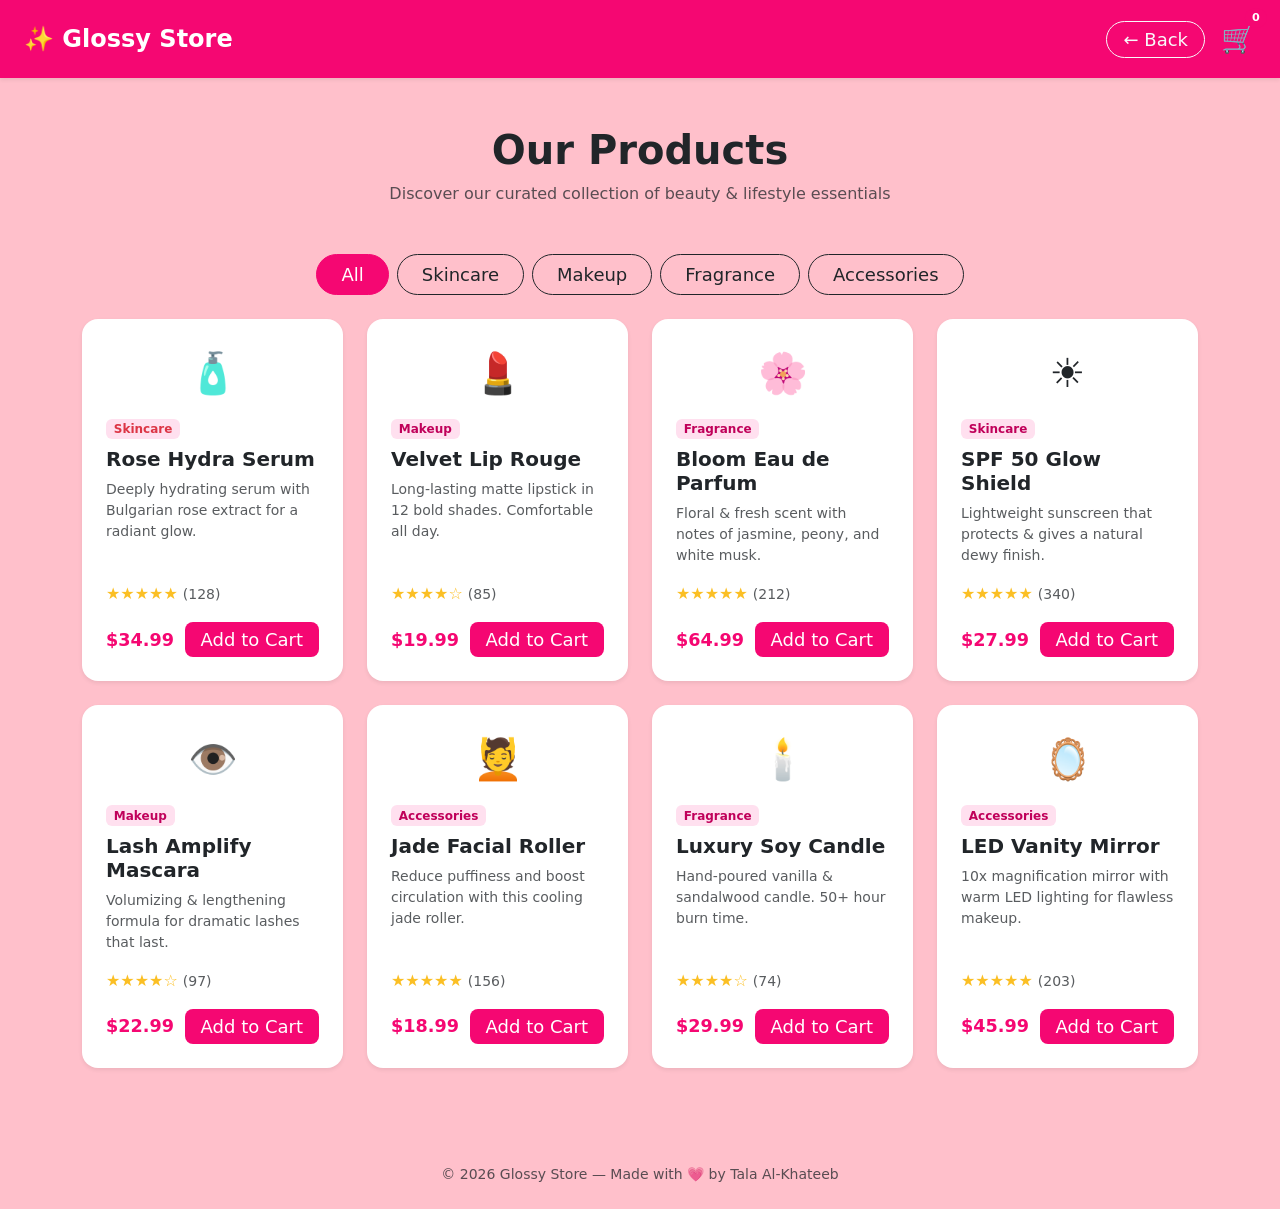
<file: Glossystore.html>
<!DOCTYPE html>
<html lang="en">
<head>
    <meta charset="UTF-8">
    <meta name="viewport" content="width=device-width, initial-scale=1.0">
    <title>Glossy Store</title>
    <link href="style.css" rel="stylesheet">
    <link href="https://cdn.jsdelivr.net/npm/bootstrap@5.3.8/dist/css/bootstrap.min.css" rel="stylesheet" integrity="sha384-sRIl4kxILFvY47J16cr9ZwB07vP4J8+LH7qKQnuqkuIAvNWLzeN8tE5YBujZqJLB" crossorigin="anonymous">
    <style>
        body { background-color: #fff5f8; }
        .store-navbar { background-color: rgb(245, 7, 114); }
        .product-card { transition: transform 0.2s, box-shadow 0.2s; }
        .product-card:hover { transform: translateY(-4px); box-shadow: 0 8px 24px rgba(245,7,114,0.15) !important; }
        .price-tag { color: rgb(245, 7, 114); font-weight: 700; font-size: 1.1rem; }
        .cart-badge { background-color: rgb(245, 7, 114); }
        .btn-add { background-color: rgb(245, 7, 114); border: none; color: white; }
        .btn-add:hover { background-color: #c0005a; color: white; }
        .category-btn.active, .category-btn:hover { background-color: rgb(245, 7, 114) !important; color: white !important; border-color: rgb(245, 7, 114) !important; }
        .stars { color: #fbbf24; }
        #cartToast { position: fixed; bottom: 1.5rem; right: 1.5rem; z-index: 1055; }
    </style>
</head>
<body>

<!-- Navbar -->
<nav class="navbar store-navbar navbar-dark px-4 py-3 shadow-sm">
    <a class="navbar-brand fw-bold fs-4 text-white" href="#">✨ Glossy Store</a>
    <div class="d-flex align-items-center gap-3">
        <a href="index.html" class="btn btn-sm btn-outline-light rounded-pill px-3">← Back</a>
        <div class="position-relative">
            <span class="fs-3">🛒</span>
            <span id="cartCount" class="position-absolute top-0 start-100 translate-middle badge rounded-pill cart-badge" style="font-size:0.7rem;">0</span>
        </div>
    </div>
</nav>

<main class="container py-5">
    <div class="text-center mb-5">
        <h1 class="fw-bold text-dark">Our Products</h1>
        <p class="text-muted">Discover our curated collection of beauty & lifestyle essentials</p>
    </div>

    <!-- Category Filter -->
    <section class="mb-4 d-flex flex-wrap gap-2 justify-content-center">
        <button class="btn btn-outline-dark rounded-pill px-4 category-btn active" data-cat="all">All</button>
        <button class="btn btn-outline-dark rounded-pill px-4 category-btn" data-cat="skincare">Skincare</button>
        <button class="btn btn-outline-dark rounded-pill px-4 category-btn" data-cat="makeup">Makeup</button>
        <button class="btn btn-outline-dark rounded-pill px-4 category-btn" data-cat="fragrance">Fragrance</button>
        <button class="btn btn-outline-dark rounded-pill px-4 category-btn" data-cat="accessories">Accessories</button>
    </section>

    <!-- Products Grid -->
    <section>
        <div class="row g-4" id="productsGrid">

            <div class="col-12 col-sm-6 col-lg-4 col-xl-3 product-item" data-cat="skincare">
                <div class="card h-100 border-0 shadow-sm rounded-4 product-card">
                    <div class="card-body d-flex flex-column p-4">
                        <div class="text-center fs-1 mb-3">🧴</div>
                        <span class="badge bg-pink-subtle text-danger mb-2" style="width:fit-content;background:#ffe0ef">Skincare</span>
                        <h5 class="fw-bold">Rose Hydra Serum</h5>
                        <p class="text-muted small flex-grow-1">Deeply hydrating serum with Bulgarian rose extract for a radiant glow.</p>
                        <div class="stars mb-2">★★★★★ <small class="text-muted">(128)</small></div>
                        <div class="d-flex justify-content-between align-items-center mt-2">
                            <span class="price-tag">$34.99</span>
                            <button class="btn btn-add btn-sm rounded-3 px-3 add-to-cart" data-name="Rose Hydra Serum">Add to Cart</button>
                        </div>
                    </div>
                </div>
            </div>

            <div class="col-12 col-sm-6 col-lg-4 col-xl-3 product-item" data-cat="makeup">
                <div class="card h-100 border-0 shadow-sm rounded-4 product-card">
                    <div class="card-body d-flex flex-column p-4">
                        <div class="text-center fs-1 mb-3">💄</div>
                        <span class="badge mb-2" style="width:fit-content;background:#ffe0ef;color:#c0005a">Makeup</span>
                        <h5 class="fw-bold">Velvet Lip Rouge</h5>
                        <p class="text-muted small flex-grow-1">Long-lasting matte lipstick in 12 bold shades. Comfortable all day.</p>
                        <div class="stars mb-2">★★★★☆ <small class="text-muted">(85)</small></div>
                        <div class="d-flex justify-content-between align-items-center mt-2">
                            <span class="price-tag">$19.99</span>
                            <button class="btn btn-add btn-sm rounded-3 px-3 add-to-cart" data-name="Velvet Lip Rouge">Add to Cart</button>
                        </div>
                    </div>
                </div>
            </div>

            <div class="col-12 col-sm-6 col-lg-4 col-xl-3 product-item" data-cat="fragrance">
                <div class="card h-100 border-0 shadow-sm rounded-4 product-card">
                    <div class="card-body d-flex flex-column p-4">
                        <div class="text-center fs-1 mb-3">🌸</div>
                        <span class="badge mb-2" style="width:fit-content;background:#ffe0ef;color:#c0005a">Fragrance</span>
                        <h5 class="fw-bold">Bloom Eau de Parfum</h5>
                        <p class="text-muted small flex-grow-1">Floral & fresh scent with notes of jasmine, peony, and white musk.</p>
                        <div class="stars mb-2">★★★★★ <small class="text-muted">(212)</small></div>
                        <div class="d-flex justify-content-between align-items-center mt-2">
                            <span class="price-tag">$64.99</span>
                            <button class="btn btn-add btn-sm rounded-3 px-3 add-to-cart" data-name="Bloom Eau de Parfum">Add to Cart</button>
                        </div>
                    </div>
                </div>
            </div>

            <div class="col-12 col-sm-6 col-lg-4 col-xl-3 product-item" data-cat="skincare">
                <div class="card h-100 border-0 shadow-sm rounded-4 product-card">
                    <div class="card-body d-flex flex-column p-4">
                        <div class="text-center fs-1 mb-3">☀️</div>
                        <span class="badge mb-2" style="width:fit-content;background:#ffe0ef;color:#c0005a">Skincare</span>
                        <h5 class="fw-bold">SPF 50 Glow Shield</h5>
                        <p class="text-muted small flex-grow-1">Lightweight sunscreen that protects & gives a natural dewy finish.</p>
                        <div class="stars mb-2">★★★★★ <small class="text-muted">(340)</small></div>
                        <div class="d-flex justify-content-between align-items-center mt-2">
                            <span class="price-tag">$27.99</span>
                            <button class="btn btn-add btn-sm rounded-3 px-3 add-to-cart" data-name="SPF 50 Glow Shield">Add to Cart</button>
                        </div>
                    </div>
                </div>
            </div>

            <div class="col-12 col-sm-6 col-lg-4 col-xl-3 product-item" data-cat="makeup">
                <div class="card h-100 border-0 shadow-sm rounded-4 product-card">
                    <div class="card-body d-flex flex-column p-4">
                        <div class="text-center fs-1 mb-3">👁️</div>
                        <span class="badge mb-2" style="width:fit-content;background:#ffe0ef;color:#c0005a">Makeup</span>
                        <h5 class="fw-bold">Lash Amplify Mascara</h5>
                        <p class="text-muted small flex-grow-1">Volumizing & lengthening formula for dramatic lashes that last.</p>
                        <div class="stars mb-2">★★★★☆ <small class="text-muted">(97)</small></div>
                        <div class="d-flex justify-content-between align-items-center mt-2">
                            <span class="price-tag">$22.99</span>
                            <button class="btn btn-add btn-sm rounded-3 px-3 add-to-cart" data-name="Lash Amplify Mascara">Add to Cart</button>
                        </div>
                    </div>
                </div>
            </div>

            <div class="col-12 col-sm-6 col-lg-4 col-xl-3 product-item" data-cat="accessories">
                <div class="card h-100 border-0 shadow-sm rounded-4 product-card">
                    <div class="card-body d-flex flex-column p-4">
                        <div class="text-center fs-1 mb-3">💆</div>
                        <span class="badge mb-2" style="width:fit-content;background:#ffe0ef;color:#c0005a">Accessories</span>
                        <h5 class="fw-bold">Jade Facial Roller</h5>
                        <p class="text-muted small flex-grow-1">Reduce puffiness and boost circulation with this cooling jade roller.</p>
                        <div class="stars mb-2">★★★★★ <small class="text-muted">(156)</small></div>
                        <div class="d-flex justify-content-between align-items-center mt-2">
                            <span class="price-tag">$18.99</span>
                            <button class="btn btn-add btn-sm rounded-3 px-3 add-to-cart" data-name="Jade Facial Roller">Add to Cart</button>
                        </div>
                    </div>
                </div>
            </div>

            <div class="col-12 col-sm-6 col-lg-4 col-xl-3 product-item" data-cat="fragrance">
                <div class="card h-100 border-0 shadow-sm rounded-4 product-card">
                    <div class="card-body d-flex flex-column p-4">
                        <div class="text-center fs-1 mb-3">🕯️</div>
                        <span class="badge mb-2" style="width:fit-content;background:#ffe0ef;color:#c0005a">Fragrance</span>
                        <h5 class="fw-bold">Luxury Soy Candle</h5>
                        <p class="text-muted small flex-grow-1">Hand-poured vanilla & sandalwood candle. 50+ hour burn time.</p>
                        <div class="stars mb-2">★★★★☆ <small class="text-muted">(74)</small></div>
                        <div class="d-flex justify-content-between align-items-center mt-2">
                            <span class="price-tag">$29.99</span>
                            <button class="btn btn-add btn-sm rounded-3 px-3 add-to-cart" data-name="Luxury Soy Candle">Add to Cart</button>
                        </div>
                    </div>
                </div>
            </div>

            <div class="col-12 col-sm-6 col-lg-4 col-xl-3 product-item" data-cat="accessories">
                <div class="card h-100 border-0 shadow-sm rounded-4 product-card">
                    <div class="card-body d-flex flex-column p-4">
                        <div class="text-center fs-1 mb-3">🪞</div>
                        <span class="badge mb-2" style="width:fit-content;background:#ffe0ef;color:#c0005a">Accessories</span>
                        <h5 class="fw-bold">LED Vanity Mirror</h5>
                        <p class="text-muted small flex-grow-1">10x magnification mirror with warm LED lighting for flawless makeup.</p>
                        <div class="stars mb-2">★★★★★ <small class="text-muted">(203)</small></div>
                        <div class="d-flex justify-content-between align-items-center mt-2">
                            <span class="price-tag">$45.99</span>
                            <button class="btn btn-add btn-sm rounded-3 px-3 add-to-cart" data-name="LED Vanity Mirror">Add to Cart</button>
                        </div>
                    </div>
                </div>
            </div>

        </div>
    </section>
</main>

<!-- Toast notification -->
<div id="cartToast" class="toast align-items-center text-white border-0 rounded-3 shadow" style="background:rgb(245,7,114);" role="alert">
    <div class="d-flex">
        <div class="toast-body fw-medium" id="toastMsg">Added to cart!</div>
        <button type="button" class="btn-close btn-close-white me-2 m-auto" data-bs-dismiss="toast"></button>
    </div>
</div>

<footer class="text-center py-4 text-muted small mt-4">
    &copy; 2026 Glossy Store — Made with 💗 by Tala Al-Khateeb
</footer>

<script src="https://cdn.jsdelivr.net/npm/bootstrap@5.3.8/dist/js/bootstrap.bundle.min.js" integrity="sha384-FKyoEForCGlyvwx9Hj09JcYn3nv7wiPVlz7YYwJrWVcXK/BmnVDxM+D2scQbITxI" crossorigin="anonymous"></script>
<script>
    // ===== Cart Counter =====
    let cartCount = 0;
    const cartCountEl = document.getElementById('cartCount');
    const toastEl = document.getElementById('cartToast');
    const toastMsg = document.getElementById('toastMsg');
    const bsToast = new bootstrap.Toast(toastEl, { delay: 2000 });

    document.querySelectorAll('.add-to-cart').forEach(btn => {
        btn.addEventListener('click', function () {
            cartCount++;
            cartCountEl.textContent = cartCount;
            toastMsg.textContent = `✅ "${this.dataset.name}" added to cart!`;
            bsToast.show();
        });
    });

    // ===== Category Filter =====
    document.querySelectorAll('.category-btn').forEach(btn => {
        btn.addEventListener('click', function () {
            document.querySelectorAll('.category-btn').forEach(b => b.classList.remove('active'));
            this.classList.add('active');
            const cat = this.dataset.cat;
            document.querySelectorAll('.product-item').forEach(item => {
                item.style.display = (cat === 'all' || item.dataset.cat === cat) ? '' : 'none';
            });
        });
    });
</script>
</body>
</html>
</file>
<file: style.css>
body{
    background-color: pink !important;
}
.rounded-circle{
    width: 150px !important; 
    height: 150px !important; object-fit: cover !important;
    border: 3px solid rgb(245, 7, 114) !important;
    border-radius: 50% !important;
    
}
h2 , h1{
    color:rgb(245, 7, 114) !important;
    text-align: center !important;
}

.btn{
    font-size: large !important;
}

.btn:hover {
    color: pink !important;
    background-color:rgb(245, 7, 114) !important;}
.icon-link{--bs-icon-link-transform: translate3d(0, -.2rem, 0) !important; color: rgb(245, 7, 114) !important;}

body.night-mode .col-lg-4 {
    background-color: #1e293b !important; 
}

body.night-mode .col-lg-8 {
    background-color: #0f172a !important; 
}

body.night-mode h1, 
body.night-mode h2, 
body.night-mode p {
    color: #ffffff !important;
}

body.night-mode .text-muted,
body.night-mode p.text-muted {
    color: #cbd5e1 !important; 
}

body.night-mode .card {
    background-color: #334155 !important;
    border: 1px solid #475569 !important;
    color: #ffffff !important;
}

body.night-mode .card .text-muted {
    color: #94a3b8 !important;
}

body.night-mode .btn-outline-dark {
    color: #f472b6 !important;
    border-color: #f472b6 !important;
}

body.night-mode .btn-outline-dark:hover {
    background-color: #f472b6 !important;
    color: #0f172a !important;
}

body.night-mode .icon-link {
    color: #f472b6 !important;
}
body.night-mode .container-fluid > .row > .col-lg-4 > div:first-child,
body.night-mode div[class*="text-end"] {
    background-color: transparent !important;
}

body.night-mode #themeToggle {
    color: #0f172a !important; 
    background-color: #f59e0b !important; 
    border-color: #d97706 !important;
}

body.night-mode #themeToggle:hover {
    background-color: #d97706 !important;
    color: #ffffff !important;
}
</file>
